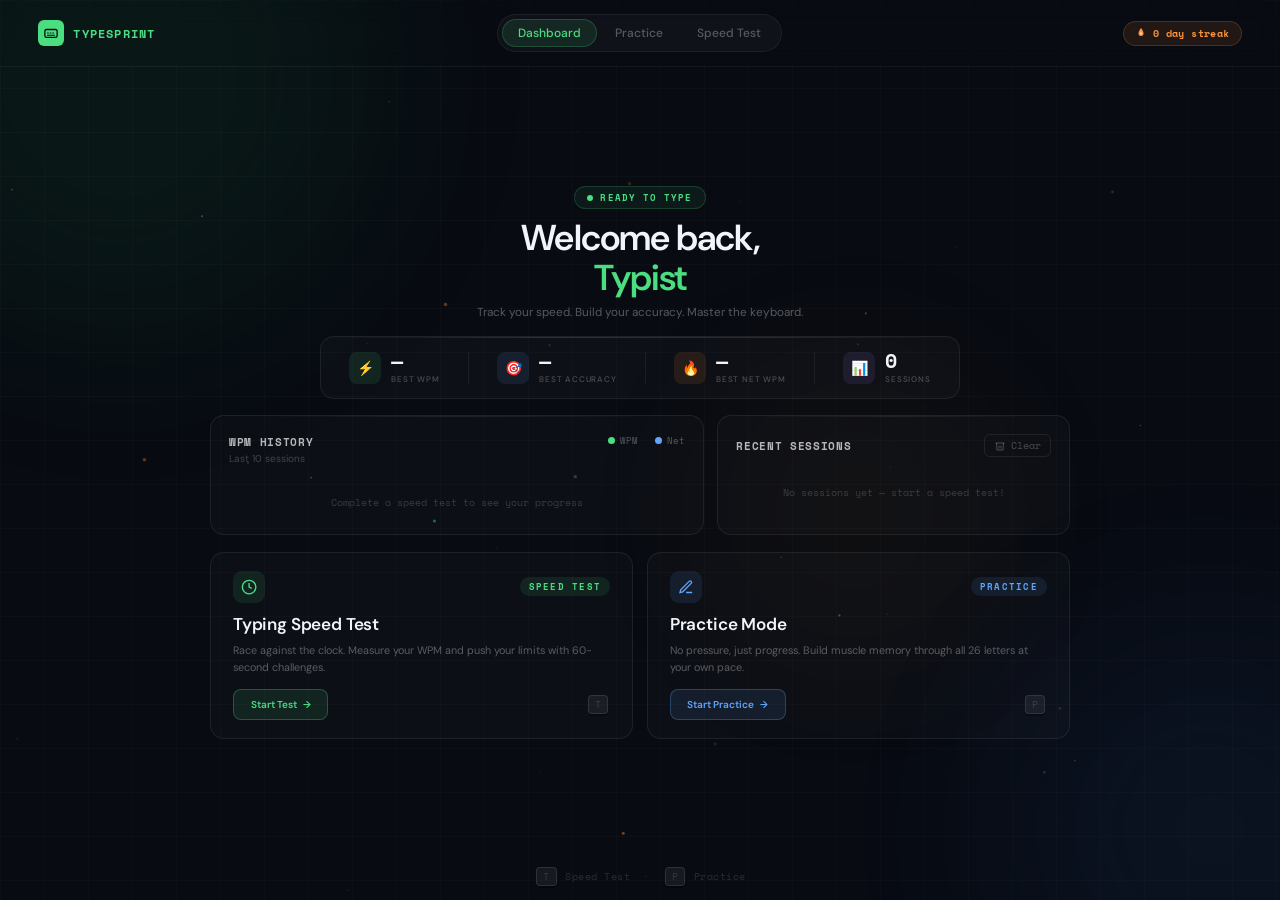
<file: index.html>
<!DOCTYPE html>
<html lang="en">
<head>
<meta charset="UTF-8">
<meta name="viewport" content="width=device-width, initial-scale=1.0">
<title>Type Master — Dashboard</title>
<link rel="preconnect" href="https://fonts.googleapis.com">
<link rel="preconnect" href="https://fonts.gstatic.com" crossorigin>
<link href="https://fonts.googleapis.com/css2?family=Space+Mono:wght@400;700&family=DM+Sans:ital,opsz,wght@0,9..40,300;0,9..40,400;0,9..40,500;0,9..40,600&display=swap" rel="stylesheet">
<link rel="stylesheet" href="dashboard.css">
</head>
<body>
<div class="db-root">

  <!-- Particle canvas -->
  <canvas id="particles"></canvas>

  <div class="bg-grid"></div>
  <div class="glow-orb one"></div>
  <div class="glow-orb two"></div>
  <div class="glow-orb three"></div>

  <!-- Top Bar -->
  <header class="topbar reveal" style="--d:0ms">
    <div class="logo">
      <div class="logo-icon">
        <svg viewBox="0 0 16 16" fill="none" xmlns="http://www.w3.org/2000/svg">
          <rect x="1" y="4" width="14" height="9" rx="2" stroke="#0a0c10" stroke-width="1.5"/>
          <path d="M4 8h1M7 8h1M10 8h1M4 10.5h8" stroke="#0a0c10" stroke-width="1.2" stroke-linecap="round"/>
        </svg>
      </div>
      TYPESPRINT
    </div>
    <nav class="nav-pills">
      <span class="nav-pill active">Dashboard</span>
      <a href="practice.html" class="nav-pill">Practice</a>
      <a href="timer.html" class="nav-pill">Speed Test</a>
    </nav>
    <div class="topbar-right">
      <div class="streak-pill" id="streak-pill">
        <svg width="12" height="12" viewBox="0 0 24 24" fill="none"><path d="M12 2C12 2 7 8 7 13a5 5 0 0010 0c0-5-5-11-5-11z" fill="#fb923c"/><circle cx="12" cy="13" r="2" fill="#fef3c7"/></svg>
        <span id="streak-count">0</span> day streak
      </div>
    </div>
  </header>

  <!-- Main -->
  <main class="main-content">

    <!-- Hero -->
    <section class="hero reveal" style="--d:80ms">
      <div class="badge">
        <span class="badge-dot"></span>
        <span id="badge-text">Ready to type</span>
      </div>
      <h1 class="hero-title">Welcome back,<br><span class="accent" id="hero-name">Typist</span></h1>
      <p class="hero-sub" id="rotating-sub">Track your speed. Build your accuracy. Master the keyboard.</p>
    </section>

    <!-- Stats Row -->
    <div class="stats-row reveal" style="--d:160ms">
      <div class="stat-item">
        <div class="stat-icon green">⚡</div>
        <div>
          <div class="stat-val" id="best-wpm" data-target="0">—</div>
          <div class="stat-label">Best WPM</div>
        </div>
      </div>
      <div class="stat-divider"></div>
      <div class="stat-item">
        <div class="stat-icon blue">🎯</div>
        <div>
          <div class="stat-val" id="best-acc" data-target="0">—</div>
          <div class="stat-label">Best Accuracy</div>
        </div>
      </div>
      <div class="stat-divider"></div>
      <div class="stat-item">
        <div class="stat-icon amber">🔥</div>
        <div>
          <div class="stat-val" id="best-net" data-target="0">—</div>
          <div class="stat-label">Best Net WPM</div>
        </div>
      </div>
      <div class="stat-divider"></div>
      <div class="stat-item">
        <div class="stat-icon purple">📊</div>
        <div>
          <div class="stat-val" id="sessions" data-target="0">0</div>
          <div class="stat-label">Sessions</div>
        </div>
      </div>
    </div>

    <!-- Sparkline + Recent sessions -->
    <div class="middle-row reveal" style="--d:240ms">

      <!-- WPM Graph -->
      <div class="graph-card">
        <div class="graph-header">
          <div>
            <div class="graph-title">WPM History</div>
            <div class="graph-sub">Last 10 sessions</div>
          </div>
          <div class="graph-legend">
            <span class="legend-dot green"></span><span>WPM</span>
            <span class="legend-dot blue" style="margin-left:12px"></span><span>Net</span>
          </div>
        </div>
        <canvas id="wpm-chart" height="90"></canvas>
        <div class="graph-empty" id="graph-empty">Complete a speed test to see your progress</div>
      </div>

      <!-- Recent Sessions -->
      <div class="sessions-card">
        <div class="sessions-header">
          <div class="graph-title">Recent Sessions</div>
          <button class="clear-btn" id="clear-btn" title="Clear history">
            <svg width="12" height="12" viewBox="0 0 24 24" fill="none" stroke="currentColor" stroke-width="2"><polyline points="3 6 5 6 21 6"/><path d="M19 6l-1 14H6L5 6"/><path d="M10 11v6M14 11v6"/></svg>
            Clear
          </button>
        </div>
        <div class="sessions-list" id="sessions-list">
          <div class="sessions-empty">No sessions yet — start a speed test!</div>
        </div>
      </div>

    </div>

    <!-- Action Cards -->
    <div class="cards-grid reveal" style="--d:320ms">

      <a href="timer.html" class="card green">
        <div class="card-shimmer"></div>
        <div class="card-top">
          <div class="card-icon-wrap green">
            <svg width="20" height="20" viewBox="0 0 24 24" fill="none" stroke="#4ade80" stroke-width="2"><circle cx="12" cy="12" r="10"/><polyline points="12 6 12 12 16 14"/></svg>
          </div>
          <div class="card-tag green">Speed Test</div>
        </div>
        <h2 class="card-title">Typing Speed Test</h2>
        <p class="card-desc">Race against the clock. Measure your WPM and push your limits with 60-second challenges.</p>
        <div class="card-footer">
          <span class="card-btn green">Start Test <span class="arrow">→</span></span>
          <span class="card-shortcut"><kbd>T</kbd></span>
        </div>
      </a>

      <a href="practice.html" class="card blue">
        <div class="card-shimmer"></div>
        <div class="card-top">
          <div class="card-icon-wrap blue">
            <svg width="20" height="20" viewBox="0 0 24 24" fill="none" stroke="#60a5fa" stroke-width="2"><path d="M12 20h9"/><path d="M16.5 3.5a2.121 2.121 0 013 3L7 19l-4 1 1-4L16.5 3.5z"/></svg>
          </div>
          <div class="card-tag blue">Practice</div>
        </div>
        <h2 class="card-title">Practice Mode</h2>
        <p class="card-desc">No pressure, just progress. Build muscle memory through all 26 letters at your own pace.</p>
        <div class="card-footer">
          <span class="card-btn blue">Start Practice <span class="arrow">→</span></span>
          <span class="card-shortcut"><kbd>P</kbd></span>
        </div>
      </a>

    </div>

  </main>

  <!-- Footer hint -->
  <div class="kb-hint reveal" style="--d:400ms">
    <kbd>T</kbd> Speed Test &nbsp;·&nbsp; <kbd>P</kbd> Practice
  </div>

</div>

<script src="dashboard.js"></script>
</body>
</html>
</file>
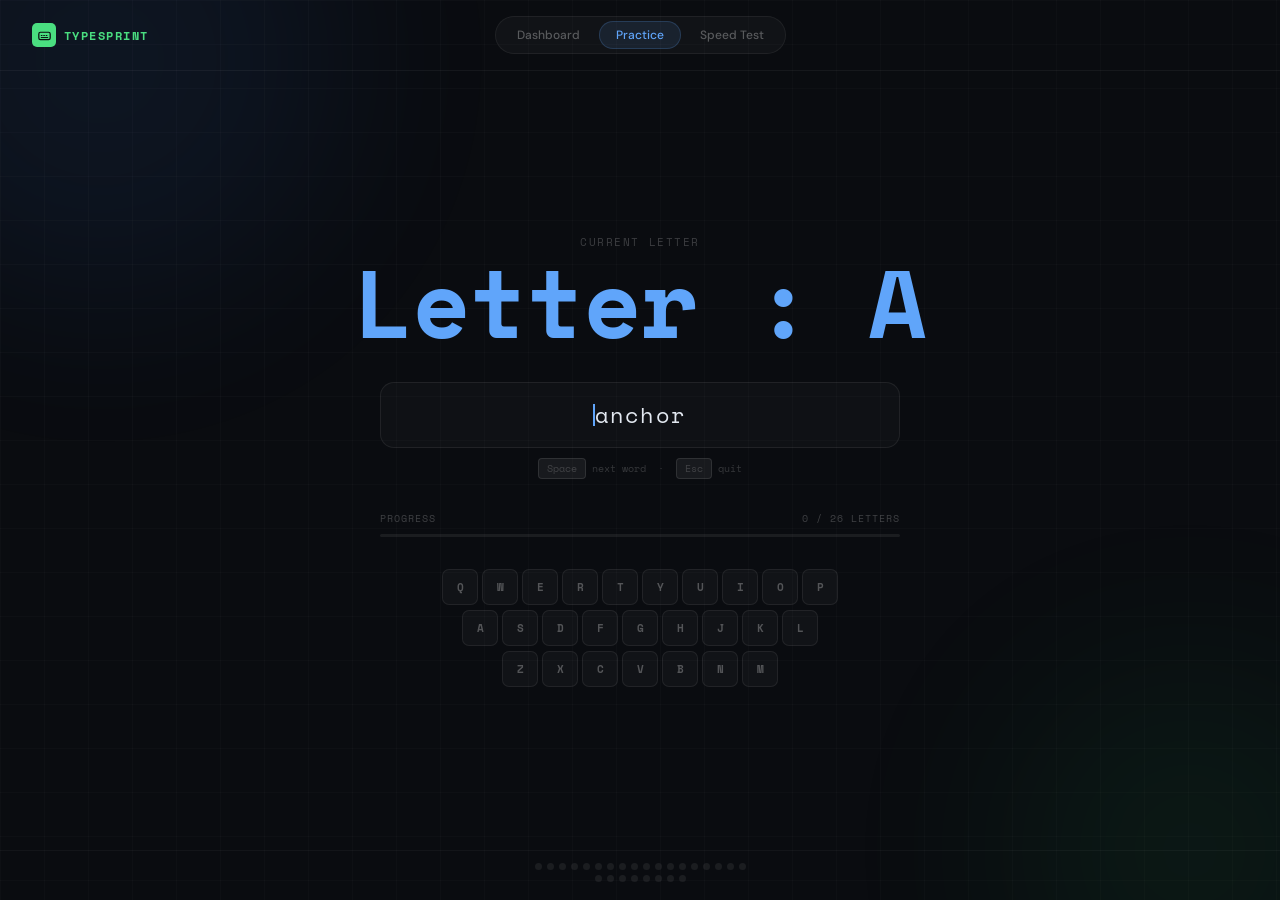
<file: practice.html>
<!DOCTYPE html>
<html lang="en">
<head>
<meta charset="UTF-8">
<meta name="viewport" content="width=device-width, initial-scale=1.0">
<title>Type Master — Practice</title>
<link rel="preconnect" href="https://fonts.googleapis.com">
<link rel="preconnect" href="https://fonts.gstatic.com" crossorigin>
<link href="https://fonts.googleapis.com/css2?family=Space+Mono:wght@400;700&family=DM+Sans:wght@300;400;500;600&display=swap" rel="stylesheet">
<link rel="stylesheet" href="style.css">
</head>
<body class="practice-page">
<div class="db-root">

  <div class="bg-grid"></div>
  <div class="glow-orb one"></div>
  <div class="glow-orb two"></div>

  <!-- Top Bar -->
  <header class="topbar">
    <div class="logo">
      <div class="logo-icon">
        <svg width="13" height="13" viewBox="0 0 16 16" fill="none">
          <rect x="1" y="4" width="14" height="9" rx="2" stroke="#0a0c10" stroke-width="1.5"/>
          <path d="M4 8h1M7 8h1M10 8h1M4 10.5h8" stroke="#0a0c10" stroke-width="1.2" stroke-linecap="round"/>
        </svg>
      </div>
      TYPESPRINT
    </div>

    <nav class="nav-pills">
      <a href="index.html" class="nav-pill">Dashboard</a>
      <span class="nav-pill active">Practice</span>
      <a href="timer.html" class="nav-pill">Speed Test</a>
    </nav>

    <div class="topbar-spacer"></div>
  </header>

  <!-- Main Stage -->
  <main class="stage">

    <!-- Big Letter -->
    <div class="letter-area">
      <div class="letter-hint">Current letter</div>
      <div class="letter-display" id="current-letter">A</div>
    </div>

    <!-- Word Box -->
    <div class="typing-area">
      <div id="text-display"></div>
      <div class="key-hint">
        <kbd>Space</kbd> next word &nbsp;·&nbsp; <kbd>Esc</kbd> quit
      </div>
    </div>

    <!-- Progress -->
    <div class="progress-area">
      <div class="progress-header">
        <span class="progress-label">Progress</span>
        <span class="progress-label" id="progress-label">0 / 26 letters</span>
      </div>
      <div class="progress-track">
        <div class="progress-fill" id="progress-fill"></div>
      </div>
    </div>

    <!-- Keyboard -->
    <div class="kb-area">
      <div id="keyboard">
        <div class="row">
          <span class="key">q</span><span class="key">w</span><span class="key">e</span>
          <span class="key">r</span><span class="key">t</span><span class="key">y</span>
          <span class="key">u</span><span class="key">i</span><span class="key">o</span>
          <span class="key">p</span>
        </div>
        <div class="row">
          <span class="key">a</span><span class="key">s</span><span class="key">d</span>
          <span class="key">f</span><span class="key">g</span><span class="key">h</span>
          <span class="key">j</span><span class="key">k</span><span class="key">l</span>
        </div>
        <div class="row">
          <span class="key">z</span><span class="key">x</span><span class="key">c</span>
          <span class="key">v</span><span class="key">b</span><span class="key">n</span>
          <span class="key">m</span>
        </div>
      </div>
    </div>

  </main>

  <!-- Footer dots -->
  <footer class="footer-bar">
    <div class="letter-dots" id="letter-dots"></div>
  </footer>

  <!-- Hidden input -->
  <input type="text" id="hidden-input" autofocus autocomplete="off" />

  <!-- Completion Popup -->
  <div id="completion-popup" class="popup hidden">
    <div class="popup-card">
      <div class="popup-icon">🎯</div>
      <h2 class="popup-title">Practice Complete!</h2>
      <p class="popup-sub">You've mastered all 26 letters. Great work!</p>
      <div class="popup-actions">
        <button id="restart-btn" class="btn-primary">Restart Practice</button>
        <a href="index.html" class="btn-secondary">Back to Dashboard</a>
      </div>
    </div>
  </div>

</div>

<script src="practice.js"></script>
<script>
  /* Build 26 alphabet dots in footer */
  const dotsEl = document.getElementById('letter-dots');
  'ABCDEFGHIJKLMNOPQRSTUVWXYZ'.split('').forEach(l => {
    const d = document.createElement('div');
    d.className = 'l-dot';
    d.title = l;
    d.dataset.letter = l;
    dotsEl.appendChild(d);
  });

  document.addEventListener('keydown', e => {
    if (e.key === 'Escape') window.location.href = 'index.html';
  });
</script>
</body>
</html>
</file>
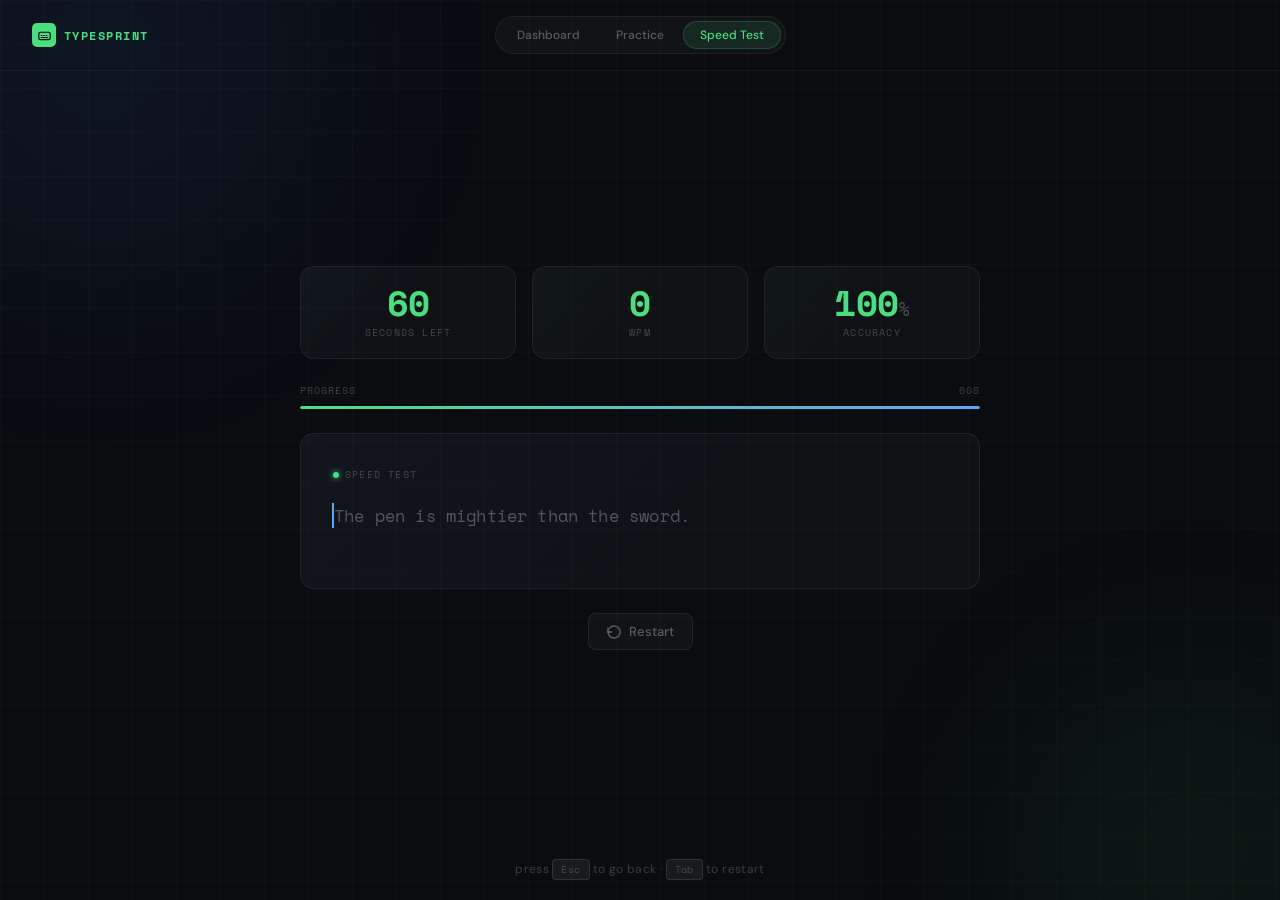
<file: timer.html>
<!DOCTYPE html>
<html lang="en">
<head>
<meta charset="UTF-8">
<meta name="viewport" content="width=device-width, initial-scale=1.0">
<title>Type Master — Speed Test</title>
<link rel="preconnect" href="https://fonts.googleapis.com">
<link rel="preconnect" href="https://fonts.gstatic.com" crossorigin>
<link href="https://fonts.googleapis.com/css2?family=Space+Mono:wght@400;700&family=DM+Sans:wght@300;400;500;600&display=swap" rel="stylesheet">
<link rel="stylesheet" href="style.css">
</head>
<body class="timer-page">
<div class="db-root">
  <div class="bg-grid"></div>
  <div class="glow-orb one"></div>
  <div class="glow-orb two"></div>

  <header class="topbar">
    <div class="logo">
      <div class="logo-icon">
        <svg width="13" height="13" viewBox="0 0 16 16" fill="none">
          <rect x="1" y="4" width="14" height="9" rx="2" stroke="#0a0c10" stroke-width="1.5"/>
          <path d="M4 8h1M7 8h1M10 8h1M4 10.5h8" stroke="#0a0c10" stroke-width="1.2" stroke-linecap="round"/>
        </svg>
      </div>
      TYPESPRINT
    </div>
    <nav class="nav-pills">
      <a href="index.html" class="nav-pill">Dashboard</a>
      <a href="practice.html" class="nav-pill">Practice</a>
      <span class="nav-pill active">Speed Test</span>
    </nav>
    <div class="topbar-spacer"></div>
  </header>

  <main class="main-content">
    <div class="stats-row">
      <div class="stat-item">
        <div class="stat-val" id="time">60</div>
        <div class="stat-label">Seconds Left</div>
      </div>
      <div class="stat-item">
        <div class="stat-val" id="wpm">0</div>
        <div class="stat-label">WPM</div>
      </div>
      <div class="stat-item">
        <div class="stat-val" id="accuracy">100<span class="stat-unit">%</span></div>
        <div class="stat-label">Accuracy</div>
      </div>
    </div>

    <div class="progress-wrap">
      <div class="progress-label-row">
        <span>Progress</span>
        <span id="progress-label">60s</span>
      </div>
      <div class="progress-track">
        <div class="progress-bar" id="progress-bar"></div>
      </div>
    </div>

    <div class="text-card" onclick="document.getElementById('hidden-input').focus()">
      <div class="section-badge">
        <span class="badge-dot"></span>
        Speed Test
      </div>
      <div id="text-display"></div>
      <input type="text" id="hidden-input" autofocus autocomplete="off" spellcheck="false" />
    </div>

    <button id="restart" class="btn-restart">
      <svg width="14" height="14" viewBox="0 0 14 14" fill="none">
        <path d="M1 7a6 6 0 1 0 1.2-3.6" stroke="currentColor" stroke-width="1.5" stroke-linecap="round"/>
        <path d="M1 3.4V7h3.6" stroke="currentColor" stroke-width="1.5" stroke-linecap="round" stroke-linejoin="round"/>
      </svg>
      Restart
    </button>
  </main>

  <div class="kb-hint">
    press <kbd>Esc</kbd> to go back · <kbd>Tab</kbd> to restart
  </div>
</div>

<!-- Results Overlay — timer page specific -->
<div id="results-overlay">
  <div class="timer-results-card">

    <div class="timer-results-header">
      <span class="timer-results-eyebrow">— Test Complete —</span>
    </div>

    <!-- Net Speed = hero stat -->
    <div class="timer-net-speed-wrap">
      <div class="timer-net-label">Net Speed</div>
      <div class="timer-net-value" id="res-net">0</div>
      <div class="timer-net-unit">wpm × accuracy</div>
    </div>

    <!-- Breakdown row -->
    <div class="timer-breakdown">
      <div class="timer-breakdown-item">
        <div class="timer-breakdown-val" id="res-wpm">0</div>
        <div class="timer-breakdown-label">Raw WPM</div>
      </div>
      <div class="timer-breakdown-divider">×</div>
      <div class="timer-breakdown-item">
        <div class="timer-breakdown-val" id="res-accuracy">0%</div>
        <div class="timer-breakdown-label">Accuracy</div>
      </div>
      <div class="timer-breakdown-divider">=</div>
      <div class="timer-breakdown-item">
        <div class="timer-breakdown-val accent" id="res-net2">0</div>
        <div class="timer-breakdown-label">Net WPM</div>
      </div>
    </div>

    <!-- Chars typed -->
    <div class="timer-chars-row">
      <span class="timer-chars-label">Characters typed</span>
      <span class="timer-chars-val" id="res-chars">0</span>
    </div>

    <!-- Actions -->
    <div class="timer-results-actions">
      <button class="timer-btn-primary" id="res-restart">
        <svg width="14" height="14" viewBox="0 0 14 14" fill="none">
          <path d="M1 7a6 6 0 1 0 1.2-3.6" stroke="currentColor" stroke-width="1.5" stroke-linecap="round"/>
          <path d="M1 3.4V7h3.6" stroke="currentColor" stroke-width="1.5" stroke-linecap="round" stroke-linejoin="round"/>
        </svg>
        Try Again
      </button>
      <a href="index.html" class="timer-btn-ghost">Back to Dashboard</a>
    </div>
  </div>
</div>

<script src="texts.js"></script>
<script src="script.js"></script>
<script>
  /* ── Progress bar — watches #time via MutationObserver ── */
  const TOTAL = 60;
  const progressBar   = document.getElementById('progress-bar');
  const progressLabel = document.getElementById('progress-label');
  const timeEl        = document.getElementById('time');

  const observer = new MutationObserver(() => {
    const remaining = parseInt(timeEl.textContent) || 0;
    progressBar.style.width = (remaining / TOTAL * 100) + '%';
    progressLabel.textContent = remaining + 's';
    timeEl.classList.remove('urgent', 'warn');
    if (remaining <= 10)      timeEl.classList.add('urgent');
    else if (remaining <= 20) timeEl.classList.add('warn');
  });
  observer.observe(timeEl, { childList: true, characterData: true, subtree: true });

  /* ── Keyboard shortcuts ── */
  document.addEventListener('keydown', (e) => {
    if (e.key === 'Escape') {
      // if results open, close it; else go back
      const overlay = document.getElementById('results-overlay');
      if (overlay.classList.contains('show')) {
        overlay.classList.remove('show');
      } else {
        window.location.href = 'index.html';
      }
    }
    if (e.key === 'Tab') {
      e.preventDefault();
      document.getElementById('restart').click();
    }
  });

  /* ── Results overlay ── */
  // script.js calls window.showResults(wpm, accuracy, chars)
  window.showResults = function(wpm, accuracy, chars) {
    const net = Math.round(wpm * (accuracy / 100));
    document.getElementById('res-wpm').textContent      = wpm;
    document.getElementById('res-accuracy').textContent = accuracy + '%';
    document.getElementById('res-chars').textContent    = chars;
    document.getElementById('res-net').textContent      = net;
    document.getElementById('res-net2').textContent     = net;
    document.getElementById('results-overlay').classList.add('show');
  };

  document.getElementById('res-restart').addEventListener('click', () => {
    document.getElementById('results-overlay').classList.remove('show');
    document.getElementById('restart').click();
  });
</script>
</body>
</html>
</file>
<file: dashboard.css>
/* ============================================================
   TYPE MASTER â€” dashboard.css
   Full redesign: particles, sparkline, sessions, animations
   ============================================================ */

*, *::before, *::after { box-sizing: border-box; margin: 0; padding: 0; }

html, body { height: 100%; overflow: hidden; }

body {
  font-family: 'DM Sans', sans-serif;
  background: #080b12;
  color: #e2e8f0;
}

/* â”€â”€ Staggered reveal animation â”€â”€â”€â”€â”€â”€â”€â”€â”€â”€â”€â”€â”€â”€â”€â”€â”€â”€â”€â”€â”€â”€â”€â”€â”€â”€â”€ */
.reveal {
  opacity: 0;
  transform: translateY(16px);
  animation: revealUp 0.55s cubic-bezier(0.16,1,0.3,1) forwards;
  animation-delay: var(--d, 0ms);
}
@keyframes revealUp {
  to { opacity: 1; transform: translateY(0); }
}

/* â”€â”€ Root shell â”€â”€â”€â”€â”€â”€â”€â”€â”€â”€â”€â”€â”€â”€â”€â”€â”€â”€â”€â”€â”€â”€â”€â”€â”€â”€â”€â”€â”€â”€â”€â”€â”€â”€â”€â”€â”€â”€â”€â”€â”€â”€â”€ */
.db-root {
  position: relative;
  height: 100vh;
  display: flex;
  flex-direction: column;
  overflow: hidden;
}

/* â”€â”€ Particle canvas â”€â”€â”€â”€â”€â”€â”€â”€â”€â”€â”€â”€â”€â”€â”€â”€â”€â”€â”€â”€â”€â”€â”€â”€â”€â”€â”€â”€â”€â”€â”€â”€â”€â”€â”€â”€â”€â”€ */
#particles {
  position: fixed;
  inset: 0;
  z-index: 0;
  pointer-events: none;
}

/* â”€â”€ Background grid â”€â”€â”€â”€â”€â”€â”€â”€â”€â”€â”€â”€â”€â”€â”€â”€â”€â”€â”€â”€â”€â”€â”€â”€â”€â”€â”€â”€â”€â”€â”€â”€â”€â”€â”€â”€â”€â”€ */
.bg-grid {
  position: fixed;
  inset: 0;
  background-image:
    linear-gradient(rgba(255,255,255,0.018) 1px, transparent 1px),
    linear-gradient(90deg, rgba(255,255,255,0.018) 1px, transparent 1px);
  background-size: 44px 44px;
  pointer-events: none;
  z-index: 0;
}

/* â”€â”€ Glow orbs â”€â”€â”€â”€â”€â”€â”€â”€â”€â”€â”€â”€â”€â”€â”€â”€â”€â”€â”€â”€â”€â”€â”€â”€â”€â”€â”€â”€â”€â”€â”€â”€â”€â”€â”€â”€â”€â”€â”€â”€â”€â”€â”€â”€ */
.glow-orb {
  position: fixed;
  border-radius: 50%;
  filter: blur(100px);
  pointer-events: none;
  z-index: 0;
}
.glow-orb.one   { width: 520px; height: 520px; background: #22c55e; opacity: 0.07; top: -180px; left: -140px; }
.glow-orb.two   { width: 420px; height: 420px; background: #3b82f6; opacity: 0.07; bottom: -140px; right: -140px; }
.glow-orb.three { width: 300px; height: 300px; background: #f59e0b; opacity: 0.04; top: 40%; left: 55%; }

/* â”€â”€ Topbar â”€â”€â”€â”€â”€â”€â”€â”€â”€â”€â”€â”€â”€â”€â”€â”€â”€â”€â”€â”€â”€â”€â”€â”€â”€â”€â”€â”€â”€â”€â”€â”€â”€â”€â”€â”€â”€â”€â”€â”€â”€â”€â”€â”€â”€â”€â”€ */
.topbar {
  position: relative;
  z-index: 10;
  flex-shrink: 0;
  display: flex;
  align-items: center;
  justify-content: space-between;
  padding: 14px clamp(20px, 3vw, 40px);
  border-bottom: 1px solid rgba(255,255,255,0.055);
  backdrop-filter: blur(12px);
  -webkit-backdrop-filter: blur(12px);
}

.logo {
  font-family: 'Space Mono', monospace;
  font-size: 12px;
  font-weight: 700;
  color: #4ade80;
  letter-spacing: 0.1em;
  display: flex;
  align-items: center;
  gap: 9px;
  text-decoration: none;
  flex-shrink: 0;
}
.logo-icon {
  width: 26px; height: 26px;
  background: #4ade80;
  border-radius: 6px;
  display: flex; align-items: center; justify-content: center;
  flex-shrink: 0;
}
.logo-icon svg { width: 14px; height: 14px; }

.nav-pills {
  display: flex;
  gap: 2px;
  background: rgba(255,255,255,0.03);
  border: 1px solid rgba(255,255,255,0.06);
  border-radius: 999px;
  padding: 4px;
}
.nav-pill {
  padding: 5px 15px;
  border-radius: 999px;
  font-size: 12px;
  font-weight: 500;
  color: rgba(255,255,255,0.3);
  cursor: pointer;
  transition: all 0.18s ease;
  border: 1px solid transparent;
  user-select: none;
  text-decoration: none;
  display: inline-block;
}
.nav-pill:hover { color: rgba(255,255,255,0.65); background: rgba(255,255,255,0.05); }
.nav-pill.active {
  background: rgba(74,222,128,0.1);
  color: #4ade80;
  border-color: rgba(74,222,128,0.22);
}

.topbar-right { display: flex; align-items: center; gap: 12px; flex-shrink: 0; }

.streak-pill {
  display: inline-flex;
  align-items: center;
  gap: 6px;
  background: rgba(251,146,60,0.1);
  border: 1px solid rgba(251,146,60,0.2);
  color: #fb923c;
  font-family: 'Space Mono', monospace;
  font-size: 10px;
  font-weight: 700;
  padding: 4px 11px;
  border-radius: 999px;
  letter-spacing: 0.04em;
}

/* â”€â”€ Main content â”€â”€â”€â”€â”€â”€â”€â”€â”€â”€â”€â”€â”€â”€â”€â”€â”€â”€â”€â”€â”€â”€â”€â”€â”€â”€â”€â”€â”€â”€â”€â”€â”€â”€â”€â”€â”€â”€â”€â”€â”€ */
.main-content {
  position: relative;
  z-index: 5;
  flex: 1;
  display: flex;
  flex-direction: column;
  align-items: center;
  justify-content: center;
  padding: clamp(10px,1.8vh,24px) clamp(20px,3vw,44px);
  gap: clamp(10px,1.8vh,22px);
  min-height: 0;
}

/* â”€â”€ Hero â”€â”€â”€â”€â”€â”€â”€â”€â”€â”€â”€â”€â”€â”€â”€â”€â”€â”€â”€â”€â”€â”€â”€â”€â”€â”€â”€â”€â”€â”€â”€â”€â”€â”€â”€â”€â”€â”€â”€â”€â”€â”€â”€â”€â”€â”€â”€â”€â”€ */
.hero { text-align: center; }

.badge {
  display: inline-flex;
  align-items: center;
  gap: 7px;
  background: rgba(74,222,128,0.07);
  border: 1px solid rgba(74,222,128,0.18);
  color: #4ade80;
  font-size: 9px;
  font-weight: 700;
  padding: 4px 12px;
  border-radius: 999px;
  margin-bottom: clamp(6px,1vh,12px);
  font-family: 'Space Mono', monospace;
  letter-spacing: 0.12em;
  text-transform: uppercase;
}
.badge-dot {
  width: 6px; height: 6px;
  border-radius: 50%;
  background: #4ade80;
  flex-shrink: 0;
  animation: blink 2s ease-in-out infinite;
}
@keyframes blink {
  0%,100% { opacity:1; transform:scale(1); }
  50%      { opacity:0.3; transform:scale(0.6); }
}

.hero-title {
  font-family: 'DM Sans', sans-serif;
  font-size: clamp(22px,4vh,46px);
  font-weight: 600;
  line-height: 1.1;
  color: #f1f5f9;
  margin-bottom: clamp(4px,0.7vh,10px);
  letter-spacing: -0.025em;
}
.hero-title .accent { color: #4ade80; }

.hero-sub {
  font-size: clamp(11px,1.3vh,14px);
  color: rgba(255,255,255,0.32);
  min-height: 1.4em;
  transition: opacity 0.4s ease;
}

/* â”€â”€ Stats row â”€â”€â”€â”€â”€â”€â”€â”€â”€â”€â”€â”€â”€â”€â”€â”€â”€â”€â”€â”€â”€â”€â”€â”€â”€â”€â”€â”€â”€â”€â”€â”€â”€â”€â”€â”€â”€â”€â”€â”€â”€â”€â”€â”€ */
.stats-row {
  display: inline-flex;
  align-items: center;
  background: rgba(255,255,255,0.025);
  border: 1px solid rgba(255,255,255,0.07);
  border-radius: 14px;
  padding: clamp(10px,1.5vh,16px) 0;
  position: relative;
  overflow: hidden;
}
.stats-row::before {
  content: '';
  position: absolute;
  top: 0; left: 0; right: 0; height: 1px;
  background: linear-gradient(90deg, transparent, rgba(74,222,128,0.2), rgba(96,165,250,0.2), transparent);
}

.stat-item {
  display: flex;
  align-items: center;
  gap: 10px;
  padding: 0 clamp(16px,2.2vw,30px);
}

.stat-divider {
  width: 1px;
  height: 32px;
  background: rgba(255,255,255,0.06);
  flex-shrink: 0;
}

.stat-icon {
  width: 32px; height: 32px;
  border-radius: 8px;
  display: flex; align-items: center; justify-content: center;
  font-size: 14px;
  flex-shrink: 0;
}
.stat-icon.green  { background: rgba(74,222,128,0.1); }
.stat-icon.blue   { background: rgba(96,165,250,0.1); }
.stat-icon.amber  { background: rgba(251,146,60,0.1); }
.stat-icon.purple { background: rgba(167,139,250,0.1); }

.stat-val {
  font-family: 'Space Mono', monospace;
  font-size: clamp(16px,2.2vh,22px);
  font-weight: 700;
  color: #f1f5f9;
  line-height: 1;
  margin-bottom: 3px;
}
.stat-label {
  font-size: clamp(8px,0.9vh,10px);
  font-weight: 500;
  color: rgba(255,255,255,0.26);
  text-transform: uppercase;
  letter-spacing: 0.1em;
}

/* â”€â”€ Middle row: graph + sessions â”€â”€â”€â”€â”€â”€â”€â”€â”€â”€â”€â”€â”€â”€â”€â”€â”€â”€â”€â”€â”€â”€â”€â”€â”€ */
.middle-row {
  display: grid;
  grid-template-columns: 1.4fr 1fr;
  gap: clamp(10px,1.5vh,16px);
  width: 100%;
  max-width: 860px;
}

/* Graph card */
.graph-card, .sessions-card {
  background: rgba(255,255,255,0.02);
  border: 1px solid rgba(255,255,255,0.07);
  border-radius: 14px;
  padding: clamp(14px,2vh,20px);
  position: relative;
  overflow: hidden;
}
.graph-card::before, .sessions-card::before {
  content: '';
  position: absolute;
  top: 0; left: 0; right: 0; height: 1px;
  background: linear-gradient(90deg, transparent 10%, rgba(255,255,255,0.08) 50%, transparent 90%);
}

.graph-header {
  display: flex;
  justify-content: space-between;
  align-items: flex-start;
  margin-bottom: 12px;
}
.graph-title {
  font-family: 'Space Mono', monospace;
  font-size: 11px;
  font-weight: 700;
  color: rgba(255,255,255,0.7);
  letter-spacing: 0.06em;
  text-transform: uppercase;
}
.graph-sub {
  font-size: 10px;
  color: rgba(255,255,255,0.22);
  margin-top: 2px;
}
.graph-legend {
  display: flex;
  align-items: center;
  gap: 5px;
  font-size: 9px;
  color: rgba(255,255,255,0.3);
  font-family: 'Space Mono', monospace;
}
.legend-dot {
  width: 7px; height: 7px;
  border-radius: 50%;
}
.legend-dot.green { background: #4ade80; }
.legend-dot.blue  { background: #60a5fa; }

#wpm-chart { width: 100%; display: block; }

.graph-empty {
  font-size: 10px;
  color: rgba(255,255,255,0.18);
  text-align: center;
  padding: 18px 0 6px;
  font-family: 'Space Mono', monospace;
  display: none;
}

/* Sessions card */
.sessions-header {
  display: flex;
  justify-content: space-between;
  align-items: center;
  margin-bottom: 12px;
}
.clear-btn {
  display: inline-flex;
  align-items: center;
  gap: 5px;
  background: transparent;
  border: 1px solid rgba(255,255,255,0.08);
  border-radius: 6px;
  color: rgba(255,255,255,0.25);
  font-size: 10px;
  font-family: 'Space Mono', monospace;
  padding: 3px 9px;
  cursor: pointer;
  transition: color 0.2s, border-color 0.2s;
}
.clear-btn:hover { color: #f87171; border-color: rgba(248,113,113,0.3); }

.sessions-list { display: flex; flex-direction: column; gap: 5px; }

.sessions-empty {
  font-size: 10px;
  color: rgba(255,255,255,0.18);
  font-family: 'Space Mono', monospace;
  text-align: center;
  padding: 16px 0;
}

.session-row {
  display: flex;
  align-items: center;
  justify-content: space-between;
  background: rgba(255,255,255,0.02);
  border: 1px solid rgba(255,255,255,0.05);
  border-radius: 8px;
  padding: 7px 11px;
  animation: rowIn 0.3s ease forwards;
}
@keyframes rowIn {
  from { opacity:0; transform: translateX(-8px); }
  to   { opacity:1; transform: translateX(0); }
}

.session-wpm {
  font-family: 'Space Mono', monospace;
  font-size: 13px;
  font-weight: 700;
  color: #4ade80;
}
.session-meta {
  font-family: 'Space Mono', monospace;
  font-size: 9px;
  color: rgba(255,255,255,0.28);
  display: flex;
  flex-direction: column;
  align-items: flex-end;
  gap: 1px;
}

/* â”€â”€ Action cards â”€â”€â”€â”€â”€â”€â”€â”€â”€â”€â”€â”€â”€â”€â”€â”€â”€â”€â”€â”€â”€â”€â”€â”€â”€â”€â”€â”€â”€â”€â”€â”€â”€â”€â”€â”€â”€â”€â”€â”€â”€ */
.cards-grid {
  display: grid;
  grid-template-columns: 1fr 1fr;
  gap: clamp(10px,1.5vh,16px);
  width: 100%;
  max-width: 860px;
}

.card {
  background: rgba(255,255,255,0.02);
  border: 1px solid rgba(255,255,255,0.07);
  border-radius: 14px;
  padding: clamp(14px,2vh,20px) clamp(14px,1.8vw,22px);
  cursor: pointer;
  transition: border-color 0.25s, background 0.25s, transform 0.25s, box-shadow 0.25s;
  position: relative;
  overflow: hidden;
  text-align: left;
  text-decoration: none;
  display: block;
}
.card:hover { transform: translateY(-3px); }
.card.green:hover {
  border-color: rgba(74,222,128,0.3);
  background: rgba(74,222,128,0.03);
  box-shadow: 0 12px 40px rgba(74,222,128,0.07);
}
.card.blue:hover {
  border-color: rgba(96,165,250,0.3);
  background: rgba(96,165,250,0.03);
  box-shadow: 0 12px 40px rgba(96,165,250,0.07);
}

/* Shimmer sweep on hover */
.card-shimmer {
  position: absolute;
  top: 0; left: -100%;
  width: 60%; height: 100%;
  background: linear-gradient(90deg, transparent, rgba(255,255,255,0.04), transparent);
  transition: left 0.5s ease;
  pointer-events: none;
}
.card:hover .card-shimmer { left: 160%; }

.card-top {
  display: flex;
  align-items: center;
  justify-content: space-between;
  margin-bottom: clamp(8px,1.2vh,14px);
}

.card-icon-wrap {
  width: clamp(32px,3.5vh,40px); height: clamp(32px,3.5vh,40px);
  border-radius: 9px;
  display: flex; align-items: center; justify-content: center;
}
.card-icon-wrap.green { background: rgba(74,222,128,0.1); }
.card-icon-wrap.blue  { background: rgba(96,165,250,0.1); }
.card-icon-wrap svg   { width: clamp(15px,1.8vh,20px); height: clamp(15px,1.8vh,20px); }

.card-tag {
  font-family: 'Space Mono', monospace;
  font-size: 9px;
  font-weight: 700;
  text-transform: uppercase;
  letter-spacing: 0.14em;
  padding: 3px 9px;
  border-radius: 999px;
}
.card-tag.green { background: rgba(74,222,128,0.1); color: #4ade80; }
.card-tag.blue  { background: rgba(96,165,250,0.1); color: #60a5fa; }

.card-title {
  font-size: clamp(14px,1.9vh,18px);
  font-weight: 600;
  color: #f1f5f9;
  margin-bottom: clamp(4px,0.7vh,8px);
  letter-spacing: -0.01em;
}
.card-desc {
  font-size: clamp(10px,1.2vh,12px);
  color: rgba(255,255,255,0.32);
  line-height: 1.6;
  margin-bottom: clamp(10px,1.4vh,16px);
}

.card-footer {
  display: flex;
  align-items: center;
  justify-content: space-between;
}

.card-btn {
  display: inline-flex;
  align-items: center;
  gap: 6px;
  font-size: clamp(10px,1.1vh,12px);
  font-weight: 600;
  font-family: 'DM Sans', sans-serif;
  padding: clamp(6px,0.9vh,9px) clamp(12px,1.3vw,18px);
  border-radius: 8px;
  border: 1px solid;
  cursor: pointer;
  transition: background 0.2s ease;
  text-decoration: none;
}
.card-btn.green {
  background: rgba(74,222,128,0.1);
  border-color: rgba(74,222,128,0.28);
  color: #4ade80;
}
.card-btn.green:hover { background: rgba(74,222,128,0.2); }
.card-btn.blue {
  background: rgba(96,165,250,0.1);
  border-color: rgba(96,165,250,0.28);
  color: #60a5fa;
}
.card-btn.blue:hover { background: rgba(96,165,250,0.2); }

.arrow { transition: transform 0.2s ease; display: inline-block; }
.card:hover .arrow { transform: translateX(4px); }

.card-shortcut {
  font-family: 'Space Mono', monospace;
  font-size: 10px;
  color: rgba(255,255,255,0.15);
}

/* â”€â”€ Footer hint â”€â”€â”€â”€â”€â”€â”€â”€â”€â”€â”€â”€â”€â”€â”€â”€â”€â”€â”€â”€â”€â”€â”€â”€â”€â”€â”€â”€â”€â”€â”€â”€â”€â”€â”€â”€â”€â”€â”€â”€â”€â”€ */
.kb-hint {
  position: relative;
  z-index: 10;
  flex-shrink: 0;
  text-align: center;
  font-family: 'Space Mono', monospace;
  font-size: 10px;
  color: rgba(255,255,255,0.14);
  padding: 10px 0 14px;
  letter-spacing: 0.05em;
}

kbd {
  display: inline-block;
  background: rgba(255,255,255,0.06);
  border: 1px solid rgba(255,255,255,0.1);
  border-radius: 4px;
  padding: 1px 6px;
  font-family: 'Space Mono', monospace;
  font-size: 10px;
  margin: 0 2px;
  box-shadow: 0 2px 0 rgba(0,0,0,0.3);
}

/* â”€â”€ Responsive â”€â”€â”€â”€â”€â”€â”€â”€â”€â”€â”€â”€â”€â”€â”€â”€â”€â”€â”€â”€â”€â”€â”€â”€â”€â”€â”€â”€â”€â”€â”€â”€â”€â”€â”€â”€â”€â”€â”€â”€â”€â”€â”€ */
@media (max-width: 640px) {
  html, body { overflow: auto; }
  .db-root { height: auto; min-height: 100vh; }
  .cards-grid, .middle-row { grid-template-columns: 1fr; }
  .topbar-right { display: none; }
  .stats-row { flex-wrap: wrap; gap: 0; border-radius: 14px; }
  .stat-divider { display: none; }
  .stat-item { width: 50%; padding: 10px 16px; }
}
</file>
<file: style.css>
/* ============================================================
   TYPE MASTER â€” style.css
   Shared by practice.html + timer.html
   ============================================================ */

*, *::before, *::after {
  box-sizing: border-box;
  margin: 0;
  padding: 0;
}

html, body {
  height: 100%;
  overflow: hidden;
}

body {
  font-family: 'DM Sans', sans-serif;
  background: #0a0c10;
  color: #e2e8f0;
}

/* ============================================================
   ROOT SHELL
   ============================================================ */

.db-root {
  position: relative;
  height: 100vh;
  display: flex;
  flex-direction: column;
  overflow: hidden;
}

/* ============================================================
   BACKGROUND â€” grid + orbs
   ============================================================ */

.bg-grid {
  position: fixed;
  inset: 0;
  background-image:
    linear-gradient(rgba(255,255,255,0.02) 1px, transparent 1px),
    linear-gradient(90deg, rgba(255,255,255,0.02) 1px, transparent 1px);
  background-size: 44px 44px;
  pointer-events: none;
  z-index: 0;
}

.glow-orb {
  position: fixed;
  border-radius: 50%;
  pointer-events: none;
  z-index: 0;
  filter: blur(100px);
}
.glow-orb.one {
  width: 480px;
  height: 480px;
  background: #3b82f6;
  opacity: 0.08;
  top: -180px;
  left: -140px;
}
.glow-orb.two {
  width: 380px;
  height: 380px;
  background: #22c55e;
  opacity: 0.07;
  bottom: -140px;
  right: -100px;
}

/* ============================================================
   TOPBAR
   ============================================================ */

.topbar {
  position: relative;
  z-index: 10;
  flex-shrink: 0;
  display: flex;
  align-items: center;
  justify-content: space-between;
  padding: 16px 32px;
  border-bottom: 1px solid rgba(255,255,255,0.05);
}

.logo {
  font-family: 'Space Mono', monospace;
  font-size: 12px;
  font-weight: 700;
  color: #4ade80;
  letter-spacing: 0.12em;
  display: flex;
  align-items: center;
  gap: 8px;
  text-decoration: none;
  width: 130px;
  flex-shrink: 0;
}

.logo-icon {
  width: 24px;
  height: 24px;
  background: #4ade80;
  border-radius: 5px;
  display: flex;
  align-items: center;
  justify-content: center;
  flex-shrink: 0;
}

.topbar-spacer {
  width: 130px;
  flex-shrink: 0;
}

/* ---- Nav Pills ---- */

.nav-pills {
  display: flex;
  gap: 2px;
  background: rgba(255,255,255,0.03);
  border: 1px solid rgba(255,255,255,0.06);
  border-radius: 999px;
  padding: 4px;
}

.nav-pill {
  padding: 5px 16px;
  border-radius: 999px;
  font-size: 12px;
  font-weight: 500;
  color: rgba(255,255,255,0.3);
  cursor: pointer;
  transition: all 0.18s ease;
  border: 1px solid transparent;
  user-select: none;
  text-decoration: none;
  display: inline-block;
}
.nav-pill:hover {
  color: rgba(255,255,255,0.6);
  background: rgba(255,255,255,0.04);
}

/* Practice page â€” active pill is blue */
.practice-page .nav-pill.active {
  background: rgba(96,165,250,0.1);
  color: #60a5fa;
  border-color: rgba(96,165,250,0.2);
}

/* Timer page â€” active pill is green */
.timer-page .nav-pill.active {
  background: rgba(74,222,128,0.1);
  color: #4ade80;
  border-color: rgba(74,222,128,0.2);
}

/* ============================================================
   PRACTICE PAGE â€” Main Stage
   ============================================================ */

.stage {
  position: relative;
  z-index: 5;
  flex: 1;
  display: flex;
  flex-direction: column;
  align-items: center;
  justify-content: center;
  gap: 32px;
  padding: 32px;
  min-height: 0;
}

/* ---- Big Letter (practice only) ---- */

.letter-area {
  display: flex;
  flex-direction: column;
  align-items: center;
  gap: 4px;
}

.letter-hint {
  font-family: 'Space Mono', monospace;
  font-size: 11px;
  letter-spacing: 0.14em;
  text-transform: uppercase;
  color: rgba(255,255,255,0.2);
}

.letter-display {
  font-family: 'Space Mono', monospace;
  font-size: 96px;
  font-weight: 700;
  color: #60a5fa;
  line-height: 1;
  letter-spacing: -0.02em;
}

/* ---- Word / Typing Box (practice) ---- */

.typing-area {
  display: flex;
  flex-direction: column;
  align-items: center;
  gap: 10px;
  width: 100%;
  max-width: 520px;
}

.key-hint {
  font-family: 'Space Mono', monospace;
  font-size: 10px;
  color: rgba(255,255,255,0.18);
  display: flex;
  align-items: center;
  gap: 6px;
}

/* ---- Progress (shared) ---- */

.progress-area {
  width: 100%;
  max-width: 520px;
  display: flex;
  flex-direction: column;
  gap: 8px;
}

.progress-header {
  display: flex;
  justify-content: space-between;
  align-items: center;
}

.progress-label {
  font-family: 'Space Mono', monospace;
  font-size: 10px;
  color: rgba(255,255,255,0.22);
  text-transform: uppercase;
  letter-spacing: 0.1em;
}

.progress-track {
  height: 3px;
  background: rgba(255,255,255,0.07);
  border-radius: 99px;
  overflow: hidden;
}

.progress-fill {
  height: 100%;
  width: 0%;
  background: linear-gradient(90deg, #60a5fa, #4ade80);
  border-radius: 99px;
  transition: width 0.4s ease;
}

/* ---- Keyboard (practice) ---- */

.kb-area {
  display: flex;
  flex-direction: column;
  align-items: center;
}

#keyboard {
  display: flex;
  flex-direction: column;
  align-items: center;
  gap: 5px;
}

.row {
  display: flex;
  gap: 4px;
}

.key {
  width: 36px;
  height: 36px;
  display: inline-flex;
  align-items: center;
  justify-content: center;
  background: rgba(255,255,255,0.03);
  border: 1px solid rgba(255,255,255,0.07);
  border-radius: 7px;
  color: rgba(255,255,255,0.28);
  font-family: 'Space Mono', monospace;
  font-size: 11px;
  font-weight: 700;
  text-transform: uppercase;
  transition: all 0.15s ease;
  cursor: default;
  user-select: none;
}

.key.active {
  background: rgba(96,165,250,0.1);
  border-color: rgba(96,165,250,0.3);
  color: #60a5fa;
}
.key.pressed {
  background: rgba(168,85,247,0.18);
  border-color: rgba(168,85,247,0.45);
  color: #c084fc;
  transform: scale(1.12);
}
.key.correct {
  background: rgba(74,222,128,0.07);
  border-color: rgba(74,222,128,0.2);
  color: rgba(74,222,128,0.6);
}
.key.wrong {
  background: rgba(248,113,113,0.12);
  border-color: rgba(248,113,113,0.3);
  color: #f87171;
}

/* ============================================================
   FOOTER BAR â€” 26 alphabet dots (practice)
   ============================================================ */

.footer-bar {
  position: relative;
  z-index: 10;
  flex-shrink: 0;
  display: flex;
  align-items: center;
  justify-content: center;
  padding: 12px 32px 18px;
  border-top: 1px solid rgba(255,255,255,0.04);
}

.letter-dots {
  display: flex;
  gap: 5px;
  flex-wrap: wrap;
  justify-content: center;
  max-width: 220px;
}

.l-dot {
  width: 7px;
  height: 7px;
  border-radius: 50%;
  background: rgba(255,255,255,0.07);
  transition: all 0.25s ease;
  cursor: default;
}
.l-dot.done    { background: rgba(74,222,128,0.4); }
.l-dot.current { background: #60a5fa; transform: scale(1.4); }

/* ============================================================
   HIDDEN INPUT (shared)
   ============================================================ */

#hidden-input {
  opacity: 0;
  position: fixed;
  pointer-events: none;
  width: 0;
  height: 0;
  top: 0;
  left: 0;
}

/* ============================================================
   CHARACTER STATES inside #text-display (shared)
   ============================================================ */

#text-display {
  background: rgba(255,255,255,0.025);
  border: 1px solid rgba(255,255,255,0.07);
  border-radius: 14px;
  padding: 20px 36px;
  font-family: 'Space Mono', monospace;
  font-size: 22px;
  letter-spacing: 0.1em;
  line-height: 1;
  width: 100%;
  text-align: center;
  min-height: 66px;
  display: flex;
  align-items: center;
  justify-content: center;
}

.correct { color: #4ade80; }
.wrong   { color: #f87171; }
.current {
  border-left: 2px solid #60a5fa;
  margin-left: -1px;
  animation: cursor-blink 1s ease-in-out infinite;
}
@keyframes cursor-blink {
  50% { border-color: transparent; }
}

/* ============================================================
   KBD TAG (shared)
   ============================================================ */

kbd {
  display: inline-block;
  background: rgba(255,255,255,0.06);
  border: 1px solid rgba(255,255,255,0.1);
  border-radius: 4px;
  padding: 2px 8px;
  font-family: 'Space Mono', monospace;
  font-size: 10px;
}

/* ============================================================
   COMPLETION POPUP (shared)
   ============================================================ */

.popup {
  position: fixed;
  inset: 0;
  background: rgba(0,0,0,0.65);
  backdrop-filter: blur(10px);
  -webkit-backdrop-filter: blur(10px);
  display: flex;
  align-items: center;
  justify-content: center;
  z-index: 100;
}

.hidden { display: none; }

.popup-card {
  background: #0f1219;
  border: 1px solid rgba(255,255,255,0.1);
  border-radius: 20px;
  padding: 44px 52px;
  text-align: center;
  max-width: 400px;
  width: 90%;
  position: relative;
}
.popup-card::after {
  content: '';
  position: absolute;
  top: 0; left: 0; right: 0;
  height: 1px;
  background: linear-gradient(90deg, transparent 10%, rgba(74,222,128,0.25) 50%, transparent 90%);
  border-radius: 20px 20px 0 0;
}

.popup-icon  { font-size: 42px; margin-bottom: 14px; }
.popup-title { font-size: 22px; font-weight: 600; color: #f1f5f9; margin-bottom: 8px; letter-spacing: -0.02em; }
.popup-sub   { font-size: 13px; color: rgba(255,255,255,0.38); margin-bottom: 28px; line-height: 1.6; }

.popup-actions {
  display: flex;
  flex-direction: column;
  gap: 10px;
}

.btn-primary {
  display: inline-flex;
  align-items: center;
  justify-content: center;
  font-size: 13px;
  font-weight: 600;
  font-family: 'DM Sans', sans-serif;
  padding: 12px 32px;
  border-radius: 10px;
  border: 1px solid rgba(74,222,128,0.3);
  background: rgba(74,222,128,0.12);
  color: #4ade80;
  cursor: pointer;
  transition: background 0.2s ease, transform 0.15s ease;
  width: 100%;
}
.btn-primary:hover {
  background: rgba(74,222,128,0.22);
  transform: translateY(-1px);
}

.btn-secondary {
  display: inline-flex;
  align-items: center;
  justify-content: center;
  font-size: 13px;
  font-weight: 500;
  font-family: 'DM Sans', sans-serif;
  padding: 12px 32px;
  border-radius: 10px;
  border: 1px solid rgba(255,255,255,0.08);
  background: transparent;
  color: rgba(255,255,255,0.4);
  cursor: pointer;
  transition: all 0.2s ease;
  text-decoration: none;
  width: 100%;
}
.btn-secondary:hover {
  background: rgba(255,255,255,0.05);
  color: rgba(255,255,255,0.7);
}

/* ============================================================
   TIMER PAGE â€” Main Content
   ============================================================ */

.main-content {
  position: relative;
  z-index: 5;
  flex: 1;
  display: flex;
  flex-direction: column;
  align-items: center;
  justify-content: center;
  gap: 24px;
  padding: 32px 24px;
  min-height: 0;
}

/* ---- Stats Row ---- */

.stats-row {
  display: flex;
  gap: 16px;
  width: 100%;
  max-width: 680px;
}

.stat-item {
  flex: 1;
  background: rgba(255,255,255,0.025);
  border: 1px solid rgba(255,255,255,0.07);
  border-radius: 14px;
  padding: 18px 22px;
  display: flex;
  flex-direction: column;
  align-items: center;
  gap: 4px;
  position: relative;
  overflow: hidden;
  transition: border-color 0.25s;
}
.stat-item::before {
  content: '';
  position: absolute;
  inset: 0;
  background: linear-gradient(135deg, rgba(74,222,128,0.03), transparent 60%);
  pointer-events: none;
}
.stat-item:hover {
  border-color: rgba(74,222,128,0.2);
}

.stat-val {
  font-family: 'Space Mono', monospace;
  font-size: 36px;
  font-weight: 700;
  color: #4ade80;
  line-height: 1;
  letter-spacing: -0.02em;
  transition: color 0.3s ease;
}
.stat-val.warn   { color: #fbbf24; }
.stat-val.urgent { color: #f87171; }

.stat-unit {
  font-size: 20px;
  font-weight: 400;
  color: rgba(255,255,255,0.25);
}

.stat-label {
  font-family: 'Space Mono', monospace;
  font-size: 10px;
  font-weight: 400;
  letter-spacing: 0.12em;
  text-transform: uppercase;
  color: rgba(255,255,255,0.22);
}

/* ---- Progress wrap (timer page) ---- */

.progress-wrap {
  width: 100%;
  max-width: 680px;
  display: flex;
  flex-direction: column;
  gap: 8px;
}

.progress-label-row {
  display: flex;
  justify-content: space-between;
  font-family: 'Space Mono', monospace;
  font-size: 10px;
  letter-spacing: 0.1em;
  text-transform: uppercase;
  color: rgba(255,255,255,0.22);
}

/* timer page uses .progress-track + .progress-bar */
.progress-bar {
  height: 100%;
  width: 100%;
  background: linear-gradient(90deg, #4ade80, #60a5fa);
  border-radius: 99px;
  transition: width 1s linear;
  box-shadow: 0 0 8px rgba(74,222,128,0.4);
}

/* ---- Text Card (timer page) ---- */

.text-card {
  width: 100%;
  max-width: 680px;
  background: rgba(255,255,255,0.025);
  border: 1px solid rgba(255,255,255,0.07);
  border-radius: 14px;
  padding: 28px 32px;
  position: relative;
  overflow: hidden;
  cursor: text;
  transition: border-color 0.25s;
}
.text-card:hover {
  border-color: rgba(96,165,250,0.2);
}
.text-card::before {
  content: '';
  position: absolute;
  inset: 0;
  background: linear-gradient(135deg, rgba(96,165,250,0.03), transparent 60%);
  pointer-events: none;
}

/* override #text-display defaults inside .text-card */
.text-card #text-display {
  background: transparent;
  border: none;
  border-radius: 0;
  padding: 0;
  font-size: 17px;
  line-height: 1.85;
  letter-spacing: 0.01em;
  text-align: left;
  min-height: 60px;
  display: block;
  color: rgba(200,214,232,0.35);
  word-break: break-word;
}

.section-badge {
  display: inline-flex;
  align-items: center;
  gap: 6px;
  font-family: 'Space Mono', monospace;
  font-size: 10px;
  font-weight: 400;
  letter-spacing: 0.12em;
  text-transform: uppercase;
  color: rgba(255,255,255,0.22);
  margin-bottom: 18px;
}

.badge-dot {
  width: 6px;
  height: 6px;
  border-radius: 50%;
  background: #4ade80;
  box-shadow: 0 0 6px #4ade80;
  animation: badge-pulse 2s ease-in-out infinite;
}
@keyframes badge-pulse {
  0%, 100% { opacity: 1; }
  50%       { opacity: 0.35; }
}

/* cursor span inside timer text display */
.text-card #text-display .cursor {
  display: inline-block;
  width: 2px;
  height: 1.1em;
  background: #60a5fa;
  border-radius: 2px;
  vertical-align: text-bottom;
  animation: cursor-blink 0.8s ease-in-out infinite;
  box-shadow: 0 0 6px #60a5fa;
}

/* ---- Restart Button (timer page) ---- */

.btn-restart {
  display: inline-flex;
  align-items: center;
  gap: 8px;
  background: rgba(255,255,255,0.03);
  border: 1px solid rgba(255,255,255,0.07);
  border-radius: 8px;
  color: rgba(255,255,255,0.3);
  font-family: 'DM Sans', sans-serif;
  font-size: 13px;
  font-weight: 500;
  padding: 9px 18px;
  cursor: pointer;
  transition: color 0.2s, border-color 0.2s, background 0.2s;
}
.btn-restart:hover {
  color: #4ade80;
  border-color: rgba(74,222,128,0.3);
  background: rgba(74,222,128,0.08);
}

/* ---- KB Hint (timer page footer) ---- */

.kb-hint {
  position: relative;
  z-index: 5;
  text-align: center;
  font-size: 12px;
  color: rgba(255,255,255,0.2);
  padding: 14px 0 20px;
  letter-spacing: 0.03em;
  flex-shrink: 0;
}

/* ---- Results Overlay (timer page) ---- */

#results-overlay {
  display: none;
  position: fixed;
  inset: 0;
  z-index: 100;
  background: rgba(0,0,0,0.7);
  backdrop-filter: blur(12px);
  -webkit-backdrop-filter: blur(12px);
  align-items: center;
  justify-content: center;
}
#results-overlay.show { display: flex; }

.results-card {
  background: #0f1219;
  border: 1px solid rgba(74,222,128,0.15);
  border-radius: 20px;
  padding: 44px 52px;
  text-align: center;
  width: 420px;
  max-width: 90vw;
  position: relative;
  animation: slideUp 0.35s cubic-bezier(0.16,1,0.3,1);
  box-shadow: 0 0 60px rgba(74,222,128,0.05), 0 40px 80px rgba(0,0,0,0.5);
}
.results-card::after {
  content: '';
  position: absolute;
  top: 0; left: 0; right: 0;
  height: 1px;
  background: linear-gradient(90deg, transparent 10%, rgba(74,222,128,0.3) 50%, transparent 90%);
  border-radius: 20px 20px 0 0;
}
@keyframes slideUp {
  from { opacity: 0; transform: translateY(24px) scale(0.97); }
  to   { opacity: 1; transform: translateY(0) scale(1); }
}

.results-title {
  font-family: 'Space Mono', monospace;
  font-size: 10px;
  letter-spacing: 0.18em;
  text-transform: uppercase;
  color: rgba(255,255,255,0.22);
  margin-bottom: 28px;
}

.results-wpm {
  font-family: 'Space Mono', monospace;
  font-size: 80px;
  font-weight: 700;
  color: #4ade80;
  line-height: 1;
  letter-spacing: -0.03em;
  margin-bottom: 4px;
}

.results-wpm-label {
  font-family: 'Space Mono', monospace;
  font-size: 10px;
  font-weight: 400;
  letter-spacing: 0.1em;
  text-transform: uppercase;
  color: rgba(255,255,255,0.22);
  margin-bottom: 32px;
}

.results-grid {
  display: grid;
  grid-template-columns: 1fr 1fr;
  gap: 12px;
  margin-bottom: 32px;
}

.results-stat {
  background: rgba(255,255,255,0.03);
  border: 1px solid rgba(255,255,255,0.07);
  border-radius: 10px;
  padding: 14px 16px;
}
.results-stat-val {
  font-family: 'Space Mono', monospace;
  font-size: 22px;
  font-weight: 700;
  color: #60a5fa;
}
.results-stat-label {
  font-family: 'Space Mono', monospace;
  font-size: 10px;
  letter-spacing: 0.1em;
  text-transform: uppercase;
  color: rgba(255,255,255,0.22);
  margin-top: 4px;
}

.results-btn {
  width: 100%;
  background: rgba(74,222,128,0.12);
  color: #4ade80;
  font-family: 'DM Sans', sans-serif;
  font-size: 14px;
  font-weight: 600;
  padding: 13px;
  border: 1px solid rgba(74,222,128,0.25);
  border-radius: 10px;
  cursor: pointer;
  letter-spacing: 0.04em;
  transition: background 0.2s ease, transform 0.15s ease;
}
.results-btn:hover {
  background: rgba(74,222,128,0.22);
  transform: translateY(-1px);
}
.results-btn:active { transform: translateY(0); }



/* ============================================================
   TIMER PAGE â€” Results Overlay (distinct from practice popup)
   ============================================================ */

#results-overlay {
  display: none;
  position: fixed;
  inset: 0;
  z-index: 100;
  background: rgba(0, 0, 0, 0.75);
  backdrop-filter: blur(16px);
  -webkit-backdrop-filter: blur(16px);
  align-items: center;
  justify-content: center;
}
#results-overlay.show { display: flex; }

/* Card â€” sharp, terminal-inspired, different from the rounded practice popup */
.timer-results-card {
  background: #080b12;
  border: 1px solid rgba(74, 222, 128, 0.18);
  border-radius: 6px;
  width: 460px;
  max-width: 92vw;
  position: relative;
  overflow: hidden;
  animation: timerCardIn 0.4s cubic-bezier(0.16, 1, 0.3, 1);
  box-shadow:
    0 0 0 1px rgba(74,222,128,0.06),
    0 0 80px rgba(74,222,128,0.07),
    0 40px 100px rgba(0,0,0,0.6);
}

/* Top accent line â€” laser-thin gradient */
.timer-results-card::before {
  content: '';
  position: absolute;
  top: 0; left: 0; right: 0;
  height: 1px;
  background: linear-gradient(90deg,
    transparent 0%,
    rgba(74,222,128,0.6) 30%,
    rgba(96,165,250,0.6) 70%,
    transparent 100%
  );
}

/* Scan-line texture overlay */
.timer-results-card::after {
  content: '';
  position: absolute;
  inset: 0;
  background: repeating-linear-gradient(
    0deg,
    transparent,
    transparent 2px,
    rgba(255,255,255,0.012) 2px,
    rgba(255,255,255,0.012) 4px
  );
  pointer-events: none;
}

@keyframes timerCardIn {
  from { opacity: 0; transform: translateY(20px) scale(0.96); }
  to   { opacity: 1; transform: translateY(0)    scale(1); }
}

/* Header */
.timer-results-header {
  padding: 20px 28px 0;
}
.timer-results-eyebrow {
  font-family: 'Space Mono', monospace;
  font-size: 9px;
  letter-spacing: 0.22em;
  text-transform: uppercase;
  color: rgba(255,255,255,0.18);
}

/* Hero net speed */
.timer-net-speed-wrap {
  padding: 20px 28px 24px;
  border-bottom: 1px solid rgba(255,255,255,0.05);
}
.timer-net-label {
  font-family: 'Space Mono', monospace;
  font-size: 9px;
  letter-spacing: 0.2em;
  text-transform: uppercase;
  color: rgba(255,255,255,0.28);
  margin-bottom: 6px;
}
.timer-net-value {
  font-family: 'Space Mono', monospace;
  font-size: 72px;
  font-weight: 700;
  color: #4ade80;
  line-height: 1;
  letter-spacing: -0.04em;
  /* number glow */
  text-shadow: 0 0 40px rgba(74,222,128,0.35);
}
.timer-net-unit {
  font-family: 'Space Mono', monospace;
  font-size: 9px;
  letter-spacing: 0.12em;
  text-transform: uppercase;
  color: rgba(255,255,255,0.2);
  margin-top: 6px;
}

/* Breakdown row: WPM Ã— Accuracy = Net */
.timer-breakdown {
  display: flex;
  align-items: center;
  justify-content: center;
  gap: 0;
  padding: 20px 28px;
  border-bottom: 1px solid rgba(255,255,255,0.05);
}
.timer-breakdown-item {
  flex: 1;
  text-align: center;
}
.timer-breakdown-val {
  font-family: 'Space Mono', monospace;
  font-size: 22px;
  font-weight: 700;
  color: rgba(255,255,255,0.7);
  line-height: 1;
}
.timer-breakdown-val.accent {
  color: #60a5fa;
  text-shadow: 0 0 20px rgba(96,165,250,0.3);
}
.timer-breakdown-label {
  font-family: 'Space Mono', monospace;
  font-size: 8px;
  letter-spacing: 0.14em;
  text-transform: uppercase;
  color: rgba(255,255,255,0.2);
  margin-top: 5px;
}
.timer-breakdown-divider {
  font-family: 'Space Mono', monospace;
  font-size: 14px;
  color: rgba(255,255,255,0.15);
  padding: 0 4px;
  flex-shrink: 0;
  margin-bottom: 18px; /* align with val, above label */
}

/* Chars typed row */
.timer-chars-row {
  display: flex;
  align-items: center;
  justify-content: space-between;
  padding: 14px 28px;
  border-bottom: 1px solid rgba(255,255,255,0.05);
}
.timer-chars-label {
  font-family: 'Space Mono', monospace;
  font-size: 9px;
  letter-spacing: 0.14em;
  text-transform: uppercase;
  color: rgba(255,255,255,0.22);
}
.timer-chars-val {
  font-family: 'Space Mono', monospace;
  font-size: 13px;
  font-weight: 700;
  color: rgba(255,255,255,0.5);
}

/* Action buttons */
.timer-results-actions {
  display: flex;
  flex-direction: column;
  gap: 8px;
  padding: 20px 28px 24px;
}

.timer-btn-primary {
  display: inline-flex;
  align-items: center;
  justify-content: center;
  gap: 8px;
  width: 100%;
  padding: 12px;
  background: rgba(74,222,128,0.1);
  border: 1px solid rgba(74,222,128,0.28);
  border-radius: 4px;
  color: #4ade80;
  font-family: 'Space Mono', monospace;
  font-size: 11px;
  font-weight: 700;
  letter-spacing: 0.1em;
  text-transform: uppercase;
  cursor: pointer;
  transition: background 0.2s, box-shadow 0.2s;
}
.timer-btn-primary:hover {
  background: rgba(74,222,128,0.18);
  box-shadow: 0 0 20px rgba(74,222,128,0.12);
}
.timer-btn-primary:active {
  background: rgba(74,222,128,0.08);
}

.timer-btn-ghost {
  display: inline-flex;
  align-items: center;
  justify-content: center;
  width: 100%;
  padding: 10px;
  background: transparent;
  border: 1px solid rgba(255,255,255,0.06);
  border-radius: 4px;
  color: rgba(255,255,255,0.25);
  font-family: 'Space Mono', monospace;
  font-size: 10px;
  letter-spacing: 0.08em;
  text-transform: uppercase;
  text-decoration: none;
  cursor: pointer;
  transition: color 0.2s, border-color 0.2s;
}
.timer-btn-ghost:hover {
  color: rgba(255,255,255,0.5);
  border-color: rgba(255,255,255,0.12);
}
</file>
